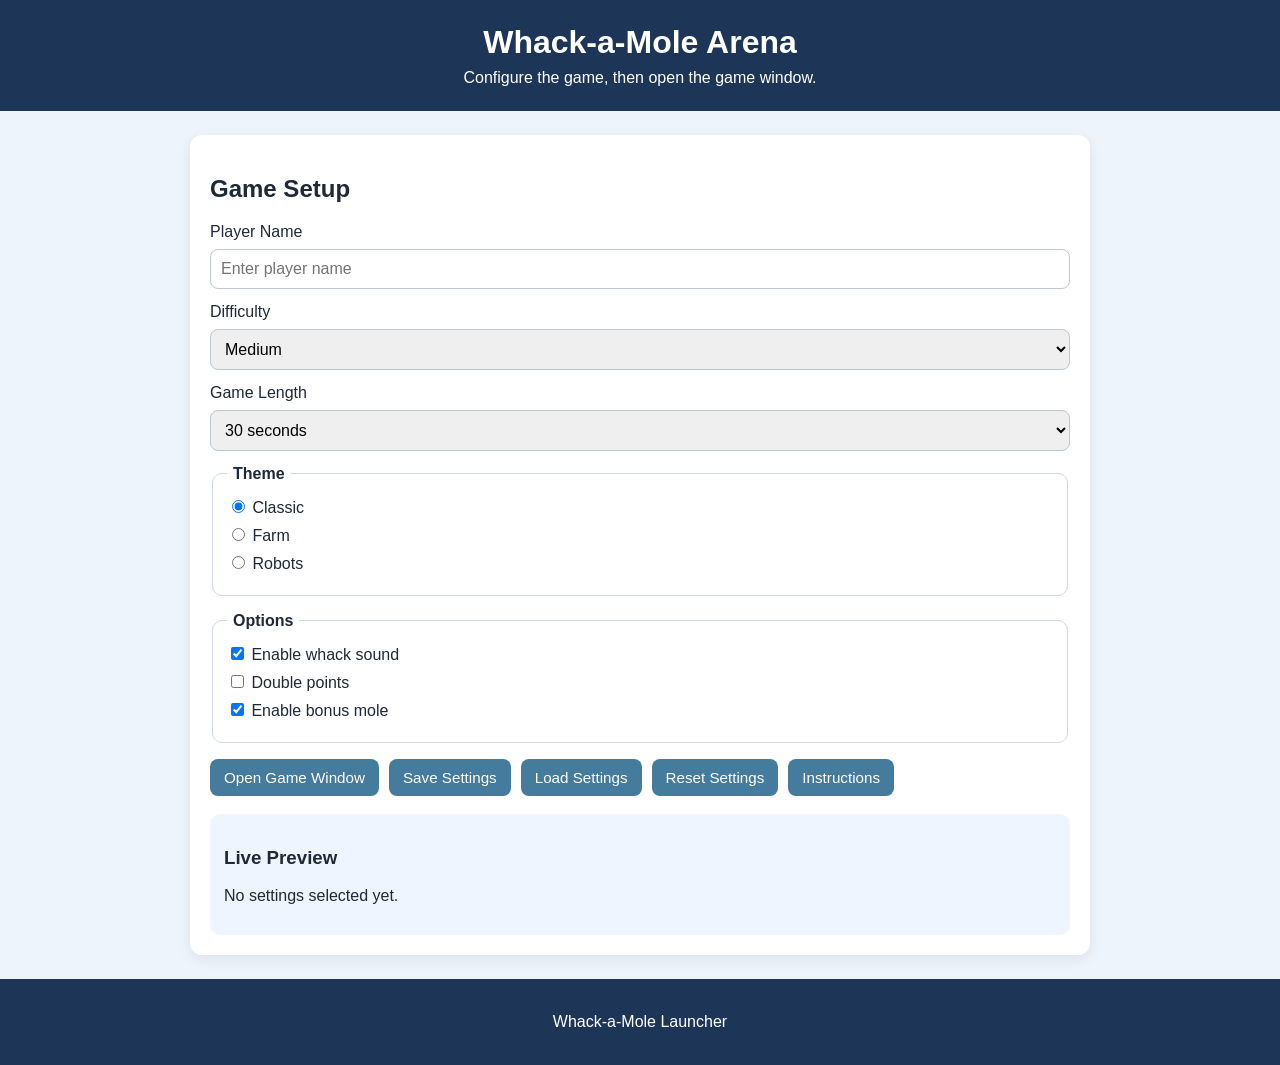
<file: index.html>
<!doctype html>
<html lang="en">

<head>
  <meta charset="UTF-8" />
  <meta name="viewport" content="width=device-width, initial-scale=1.0" />
  <title>Whack-a-Mole Launcher</title>
  <link rel="stylesheet" href="styles.css" />
</head>

<body>
  <header class="page-header">
    <h1>Whack-a-Mole Arena</h1>
    <p>Configure the game, then open the game window.</p>
  </header>

  <main class="container">
    <section class="card">
      <h2>Game Setup</h2>

      <form id="setupForm">
        <div class="form-row">
          <label for="playerName">Player Name</label>
          <input type="text" id="playerName" name="playerName" maxlength="20" placeholder="Enter player name" />
        </div>

        <div class="form-row">
          <label for="difficulty">Difficulty</label>
          <select id="difficulty" name="difficulty">
            <option value="easy">Easy</option>
            <option value="medium" selected>Medium</option>
            <option value="hard">Hard</option>
          </select>
        </div>

        <div class="form-row">
          <label for="gameLength">Game Length</label>
          <select id="gameLength" name="gameLength">
            <option value="20">20 seconds</option>
            <option value="30" selected>30 seconds</option>
            <option value="45">45 seconds</option>
          </select>
        </div>

        <fieldset>
          <legend>Theme</legend>

          <label class="option-line">
            <input type="radio" name="theme" value="classic" checked />
            Classic
          </label>

          <label class="option-line">
            <input type="radio" name="theme" value="farm" />
            Farm
          </label>

          <label class="option-line">
            <input type="radio" name="theme" value="robots" />
            Robots
          </label>
        </fieldset>

        <fieldset>
          <legend>Options</legend>

          <label class="option-line">
            <input type="checkbox" id="soundEnabled" checked />
            Enable whack sound
          </label>

          <label class="option-line">
            <input type="checkbox" id="doublePoints" />
            Double points
          </label>

          <label class="option-line">
            <input type="checkbox" id="bonusMole" checked />
            Enable bonus mole
          </label>
        </fieldset>

        <div class="button-row">
          <button type="button" onclick="window.location.href = 'game.html'" id="openGameBtn">Open Game Window</button>
          <button type="button" id="saveSettingsBtn">Save Settings</button>
          <button type="button" id="loadSettingsBtn">Load Settings</button>
          <button type="button" id="resetSettingsBtn">Reset Settings</button>
          <button type="button" onclick="window.location.href = 'instructions.html'">
            Instructions
          </button>
        </div>
      </form>

      <div class="preview-box">
        <h3>Live Preview</h3>
        <p id="previewText">No settings selected yet.</p>
      </div>
    </section>
  </main>

  <footer class="page-footer">
    <p>Whack-a-Mole Launcher</p>
  </footer>

  <script src="launcher.js"></script>
</body>

</html>
</file>
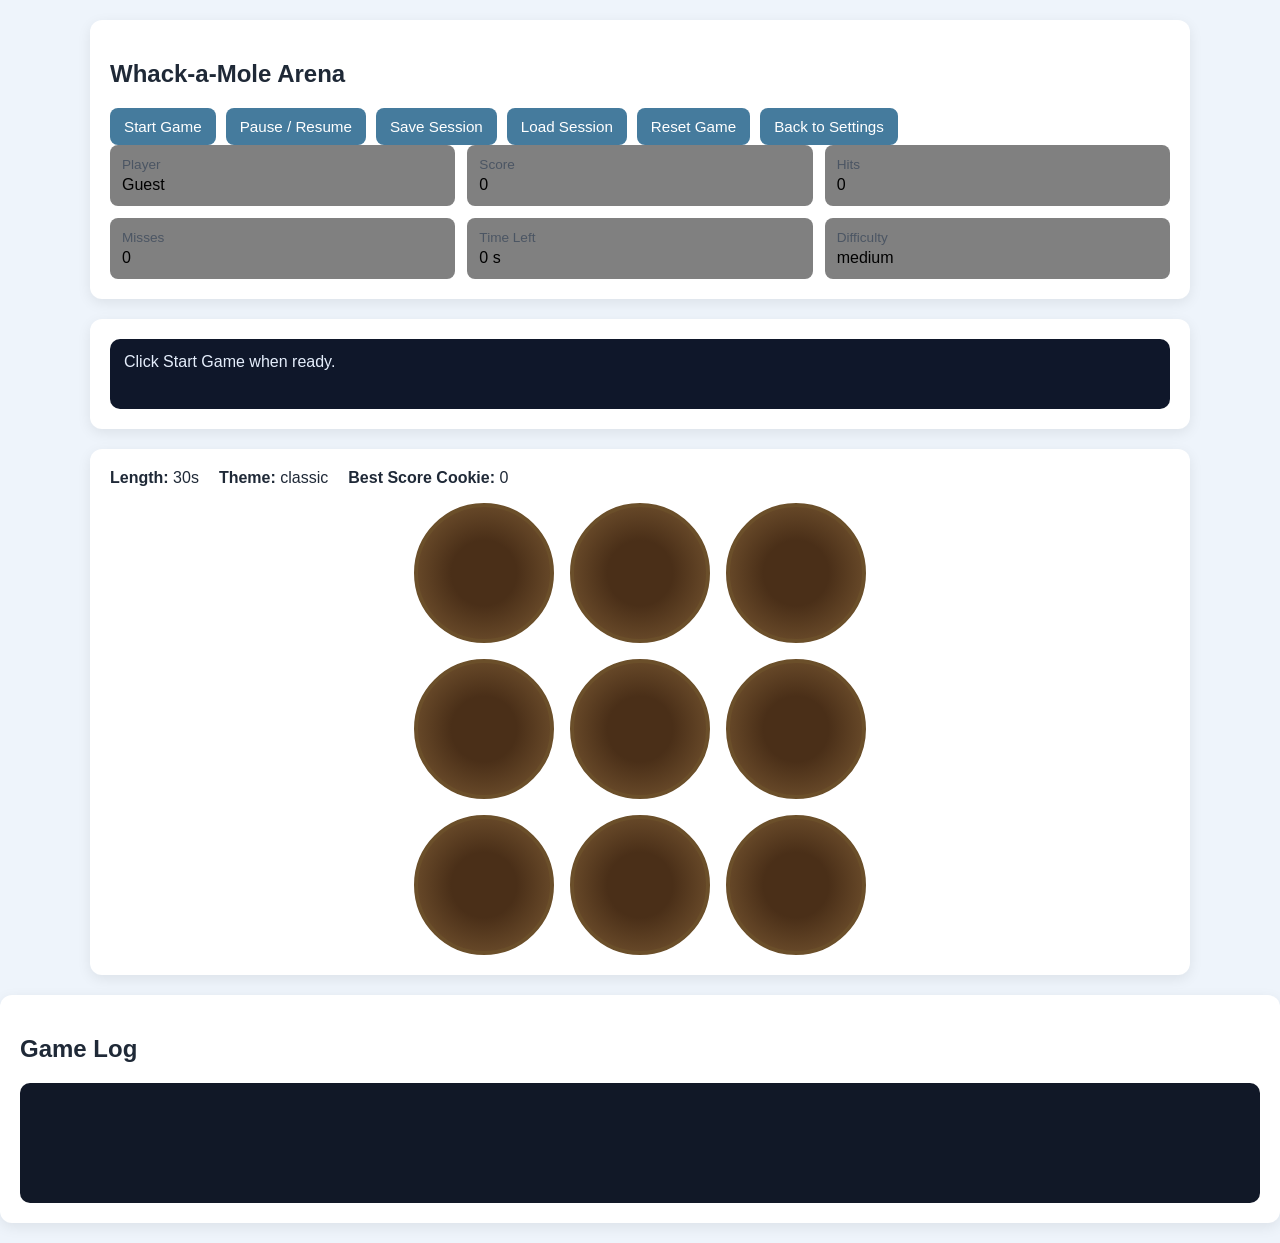
<file: game.html>
<!DOCTYPE html>
<html lang="en">

<head>
    <meta charset="UTF-8" />
    <meta name="viewport" content="width=device-width, initial-scale=1.0" />
    <title>Whack-a-Mole Game</title>
    <link rel="stylesheet" href="styles.css" />
</head>

<body>
    <main class="game-window-wrap">
        <section class="card">
            <h1>Whack-a-Mole Arena</h1>

            <div class="button-row">
                <button id="startBtn" type="button">Start Game</button>
                <button id="pauseBtn" type="button">Pause / Resume</button>
                <button id="saveBtn" type="button">Save Session</button>
                <button id="loadBtn" type="button">Load Session</button>
                <button id="resetBtn" type="button">Reset Game</button>
                <button id="backBtn" onclick="window.location.href = 'index.html'" type="button">Back to Settings</button>
            </div>

            <div class="stats-grid game-stats-grid">
                <div class="stat-box">
                    <span class="label">Player</span>
                    <span id="displayPlayer">-</span>
                </div>
                <div class="stat-box">
                    <span class="label">Score</span>
                    <span id="displayScore">0</span>
                </div>
                <div class="stat-box">
                    <span class="label">Hits</span>
                    <span id="displayHits">0</span>
                </div>
                <div class="stat-box">
                    <span class="label">Misses</span>
                    <span id="displayMisses">0</span>
                </div>
                <div class="stat-box">
                    <span class="label">Time Left</span>
                    <span id="displayTimeLeft">0 s</span>
                </div>
                <div class="stat-box">
                    <span class="label">Difficulty</span>
                    <span id="displayDifficulty">-</span>
                </div>
            </div>
        </section>

        <section class="card">
            <div id="messageArea" class="message-area">Click Start Game when ready.</div>
        </section>

        <section class="card">
            <div id="boardInfo" class="board-info">
                <span><strong>Length:</strong> <span id="displayGameLength">-</span></span>
                <span><strong>Theme:</strong> <span id="displayTheme">-</span></span>
                <span><strong>Best Score Cookie:</strong> <span id="displayBestScore">0</span></span>
            </div>

            <div id="moleGrid" class="mole-grid">
                <button class="mole-hole" data-index="0"><span class="mole"></span></button>
                <button class="mole-hole" data-index="1"><span class="mole"></span></button>
                <button class="mole-hole" data-index="2"><span class="mole"></span></button>
                <button class="mole-hole" data-index="3"><span class="mole"></span></button>
                <button class="mole-hole" data-index="4"><span class="mole"></span></button>
                <button class="mole-hole" data-index="5"><span class="mole"></span></button>
                <button class="mole-hole" data-index="6"><span class="mole"></span></button>
                <button class="mole-hole" data-index="7"><span class="mole"></span></button>
                <button class="mole-hole" data-index="8"><span class="mole"></span></button>
            </div>
        </section>
    </main>

    <section class="card">
            <h2>Game Log</h2>
            <div id="logArea" class="log-area"></div>
        </section>
            <!-- Change 9 HTML — End game popup, place just before </body> -->
<div id="endGameOverlay" style="display:none;">
  <div class="end-popup">
    <h2>🎉 Game Over!</h2>
    <table class="end-table">
      <tr><td>🏆 Score</td><td id="popupScore">0</td></tr>
      <tr><td>⭐ Best Score</td><td id="popupBest">0</td></tr>
      <tr><td> Total Hits</td><td id="popupHits">0</td></tr>
      <tr><td> Total Misses</td><td id="popupMisses">0</td></tr>
    </table>
    <button id="closeEndPopup">Play Again</button>
  </div>
</div>
<!-- End Change 9 HTML -->

    <script src="game.js"></script>
</body>

</html>
</file>
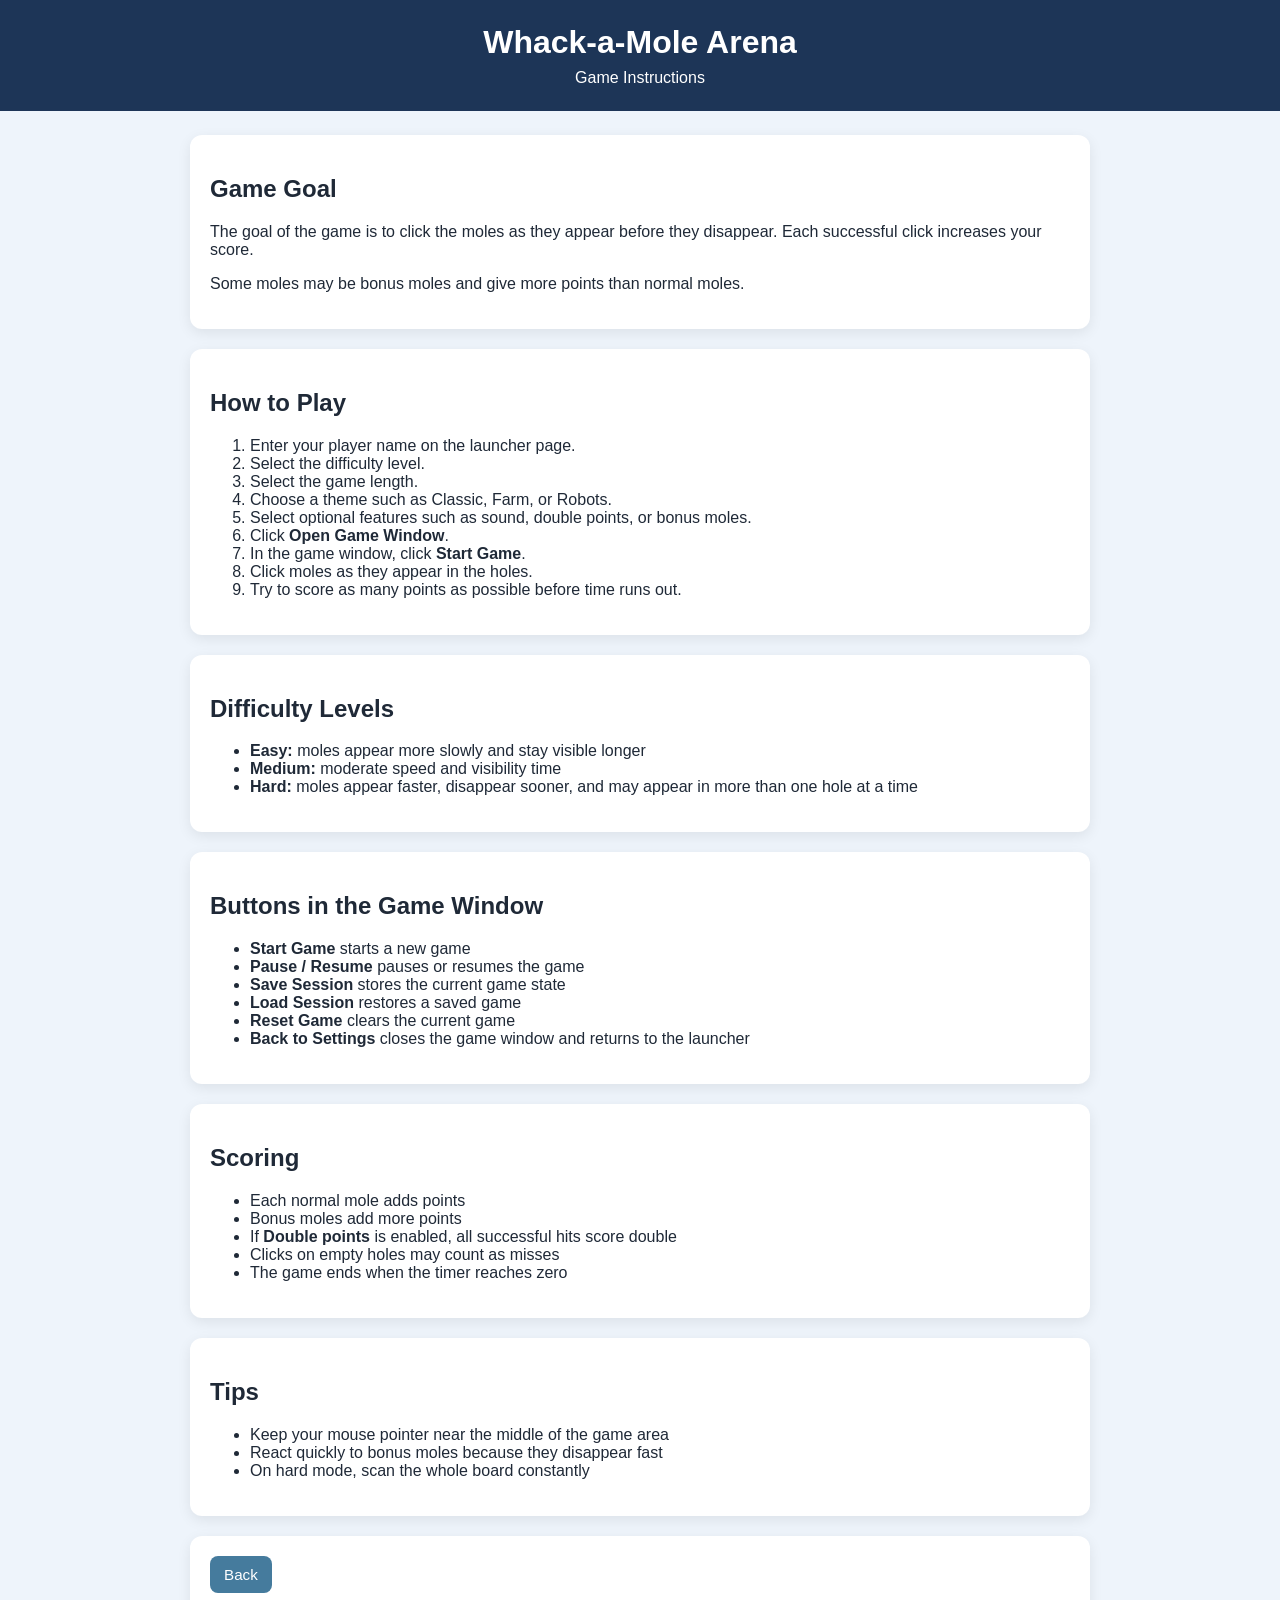
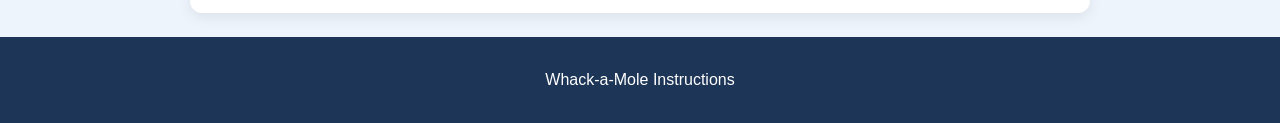
<file: instructions.html>
<!doctype html>
<html lang="en">

<head>
  <meta charset="UTF-8" />
  <meta name="viewport" content="width=device-width, initial-scale=1.0" />
  <title>Whack-a-Mole Instructions</title>
  <link rel="stylesheet" href="styles.css" />
</head>

<body>
  <header class="page-header">
    <h1>Whack-a-Mole Arena</h1>
    <p>Game Instructions</p>
  </header>

  <main class="container">
    <section class="card">
      <h2>Game Goal</h2>
      <p>
        The goal of the game is to click the moles as they appear before they
        disappear. Each successful click increases your score.
      </p>
      <p>
        Some moles may be bonus moles and give more points than normal moles.
      </p>
    </section>

    <section class="card">
      <h2>How to Play</h2>
      <ol>
        <li>Enter your player name on the launcher page.</li>
        <li>Select the difficulty level.</li>
        <li>Select the game length.</li>
        <li>Choose a theme such as Classic, Farm, or Robots.</li>
        <li>
          Select optional features such as sound, double points, or bonus
          moles.
        </li>
        <li>Click <strong>Open Game Window</strong>.</li>
        <li>In the game window, click <strong>Start Game</strong>.</li>
        <li>Click moles as they appear in the holes.</li>
        <li>Try to score as many points as possible before time runs out.</li>
      </ol>
    </section>

    <section class="card">
      <h2>Difficulty Levels</h2>
      <ul>
        <li>
          <strong>Easy:</strong> moles appear more slowly and stay visible
          longer
        </li>
        <li><strong>Medium:</strong> moderate speed and visibility time</li>
        <li>
          <strong>Hard:</strong> moles appear faster, disappear sooner, and
          may appear in more than one hole at a time
        </li>
      </ul>
    </section>

    <section class="card">
      <h2>Buttons in the Game Window</h2>
      <ul>
        <li><strong>Start Game</strong> starts a new game</li>
        <li><strong>Pause / Resume</strong> pauses or resumes the game</li>
        <li><strong>Save Session</strong> stores the current game state</li>
        <li><strong>Load Session</strong> restores a saved game</li>
        <li><strong>Reset Game</strong> clears the current game</li>
        <li>
          <strong>Back to Settings</strong> closes the game window and returns
          to the launcher
        </li>
      </ul>
    </section>

    <section class="card">
      <h2>Scoring</h2>
      <ul>
        <li>Each normal mole adds points</li>
        <li>Bonus moles add more points</li>
        <li>
          If <strong>Double points</strong> is enabled, all successful hits
          score double
        </li>
        <li>Clicks on empty holes may count as misses</li>
        <li>The game ends when the timer reaches zero</li>
      </ul>
    </section>

    <section class="card">
      <h2>Tips</h2>
      <ul>
        <li>Keep your mouse pointer near the middle of the game area</li>
        <li>React quickly to bonus moles because they disappear fast</li>
        <li>On hard mode, scan the whole board constantly</li>
      </ul>
    </section>

    <section class="card">
      <div class="button-row">
        <button type="button" onclick="window.location.href = 'index.html'">
          Back
        </button>
      </div>
    </section>
  </main>

  <footer class="page-footer">
    <p>Whack-a-Mole Instructions</p>
  </footer>
</body>

</html>
</file>
<file: styles.css>
* {
    box-sizing: border-box;
}

body {
    margin: 0;
    font-family: Arial, Helvetica, sans-serif;
    background-color: #eef4fb;
    color: #1f2937;
}

.page-header {
    text-align: center;
    background-color: #1d3557;
    color: white;
    padding: 24px 16px;
}

.page-header h1 {
    margin: 0 0 8px 0;
}

.page-header p {
    margin: 0;
}

.container {
    width: min(900px, 95%);
    margin: 24px auto;
}

.game-window-wrap {
    width: min(1100px, 96%);
    margin: 20px auto;
}

.card {
    background-color: white;
    border-radius: 12px;
    padding: 20px;
    margin-bottom: 20px;
    box-shadow: 0 4px 14px rgba(0, 0, 0, 0.08);
}

.form-row {
    display: grid;
    gap: 8px;
    margin-bottom: 14px;
}

.form-row input,
.form-row select {
    padding: 10px;
    border: 1px solid #bcc7d3;
    border-radius: 8px;
    font-size: 1rem;
}

fieldset {
    border: 1px solid #cfd8e3;
    border-radius: 10px;
    margin-bottom: 16px;
    padding: 14px;
}

legend {
    font-weight: bold;
    padding: 0 6px;
}

.option-line {
    display: block;
    margin-bottom: 8px;
}

.button-row {
    display: flex;
    flex-wrap: wrap;
    gap: 10px;
}

button {
    padding: 10px 14px;
    border: none;
    border-radius: 8px;
    background-color: #457b9d;
    color: white;
    cursor: pointer;
    font-size: 0.95rem;
}

button:hover {
    background-color: #355f79;
}

button:disabled {
    background-color: #8da3b3;
    cursor: not-allowed;
}

.preview-box {
    margin-top: 18px;
    background-color: #eef5ff;
    border-radius: 10px;
    padding: 14px;
}

.stats-grid {
    display: grid;
    gap: 12px;
}

.game-stats-grid {
    grid-template-columns: repeat(3, 1fr);
}

.stat-box {
    background-color: gray;
    border-radius: 8px;
    padding: 12px;
    color: black;
}

.label {
    display: block;
    font-size: 0.85rem;
    color: #4b5563;
    margin-bottom: 4px;
}

.board-info {
    display: flex;
    flex-wrap: wrap;
    gap: 20px;
    margin-bottom: 16px;
}

.mole-grid {
    display: grid;
    grid-template-columns: repeat(3, 140px);
    gap: 16px;
    justify-content: center;
}

.mole-hole {
    width: 140px;
    height: 140px;
    border-radius: 50%;
    border: 4px solid #6b4f2a;
    background: radial-gradient(circle at center, #4a2f18 35%, #7b5a34 100%);
    position: relative;
    overflow: hidden;
    padding: 0;
}

.mole-hole:disabled {
    cursor: default;
}

.mole {
    position: absolute;
    left: 50%;
    bottom: -90px;
    transform: translateX(-50%);
    width: 90px;
    height: 90px;
    border-radius: 50%;
    background: #8b5e3c;
    transition: bottom 0.15s ease;
    display: grid;
    place-items: center;
    font-size: 2rem;
    color: white;
    user-select: none;
}


.mole::before,
.mole::after {
    content: "";
    position: absolute;
    top: 28px;
    width: 10px;
    height: 10px;
    background: black;
    border-radius: 50%;
}

.mole::before {
    left: 22px;
}

.mole::after {
    right: 22px;
}

.mole.up {
    bottom: 18px;
}

.mole.bonus {
    background: #d97706;
}

.mole.classic::after,
.mole.classic::before,
.mole.farm::after,
.mole.farm::before,
.mole.robots::after,
.mole.robots::before {
    display: block;
}

/* Change 5 — x2 indicator style */
.x2-indicator {
  position: absolute;
  top: -30px;
  left: 50%;
  transform: translateX(-50%);
  font-size: 1.4rem;
  font-weight: bold;
  color: gold;
  pointer-events: none;
  animation: floatUp 0.8s ease forwards;
  z-index: 999;
}

@keyframes floatUp {
  0%   { opacity: 1; transform: translateX(-50%) translateY(0); }
  100% { opacity: 0; transform: translateX(-50%) translateY(-40px); }
}
/* End Change 5 */

/*FARM THEME*/
body[data-theme="farm"] {
  background: orange;
  color: white;
}

body[data-theme="farm"] .card {
  background: green;
  color: white;
}

body[data-theme="farm"] .card * {
  color: white;
}

body[data-theme="farm"] .mole {
  background: orange;
}

/*ROBOTS THEME*/
body[data-theme="robots"] {
  background: black;
  color: white;
}

body[data-theme="robots"] .card {
  background: blue;
  color: white;
}

body[data-theme="robots"] .card * {
  color: white;
}

body[data-theme="robots"] .mole {
  background: red;
}

/* BONUS MOLE */
.mole.bonus {
  background: gold;
  transform: translateX(-50%) scale(1.1);
  box-shadow: 0 0 12px rgba(255, 215, 0, 0.8);
  border: 2px solid white;
}

.message-area {
    min-height: 70px;
    background: #0f172a;
    color: #e5eefc;
    border-radius: 10px;
    padding: 14px;
    white-space: pre-line;
}

/* Change 7 CSS — End game popup styles */
#endGameOverlay {
  position: fixed;
  inset: 0;
  background: rgba(0, 0, 0, 0.75);
  display: none;
  align-items: center;
  justify-content: center;
  z-index: 9999;
}

.end-popup {
  background: #fff;
  color:#111827;
  border-radius: 16px;
  padding: 2.5rem 3rem;
  text-align: center;
  box-shadow: 0 8px 40px rgba(0, 0, 0, 0.4);
  min-width: 300px;
  font-family: inherit;
}

.end-popup h2 {
  margin-bottom: 1rem;
  font-size: 2rem;
}

.end-table {
  width: 100%;
  border-collapse: collapse;
  margin-bottom: 1.5rem;
  font-size: 1.1rem;
}

.end-table td {
  padding: 0.5rem;
}

.end-table td:first-child {
  text-align: left;
}

.end-table td:last-child {
  font-weight: bold;
}

#closeEndPopup {
  padding: 0.75rem 2rem;
  font-size: 1rem;
  border-radius: 8px;
  border: none;
  background: #4caf50;
  color: white;
  cursor: pointer;
  font-weight: bold;
}
/* End Change 7 CSS */

.log-area {
    min-height: 120px;
    max-height: 240px;
    overflow-y: auto;
    background: #111827;
    color: #f9fafb;
    border-radius: 10px;
    padding: 14px;
    white-space: pre-line;
}

.log-entry {
    border-bottom: 1px solid rgba(255, 255, 255, 0.12);
    padding-bottom: 8px;
    margin-bottom: 8px;
}

.page-footer {
    text-align: center;
    padding: 18px;
    background-color: #1d3557;
    color: white;
    margin-top: 24px;
}

@media (max-width: 800px) {
    .game-stats-grid {
        grid-template-columns: 1fr;
    }

    .mole-grid {
        grid-template-columns: repeat(3, 90px);
        gap: 10px;
    }

    .mole-hole {
        width: 90px;
        height: 90px;
    }

    .mole {
        width: 58px;
        height: 58px;
        bottom: -58px;
        font-size: 1.2rem;
    }

    .mole.up {
        bottom: 12px;
    }
}
</file>
